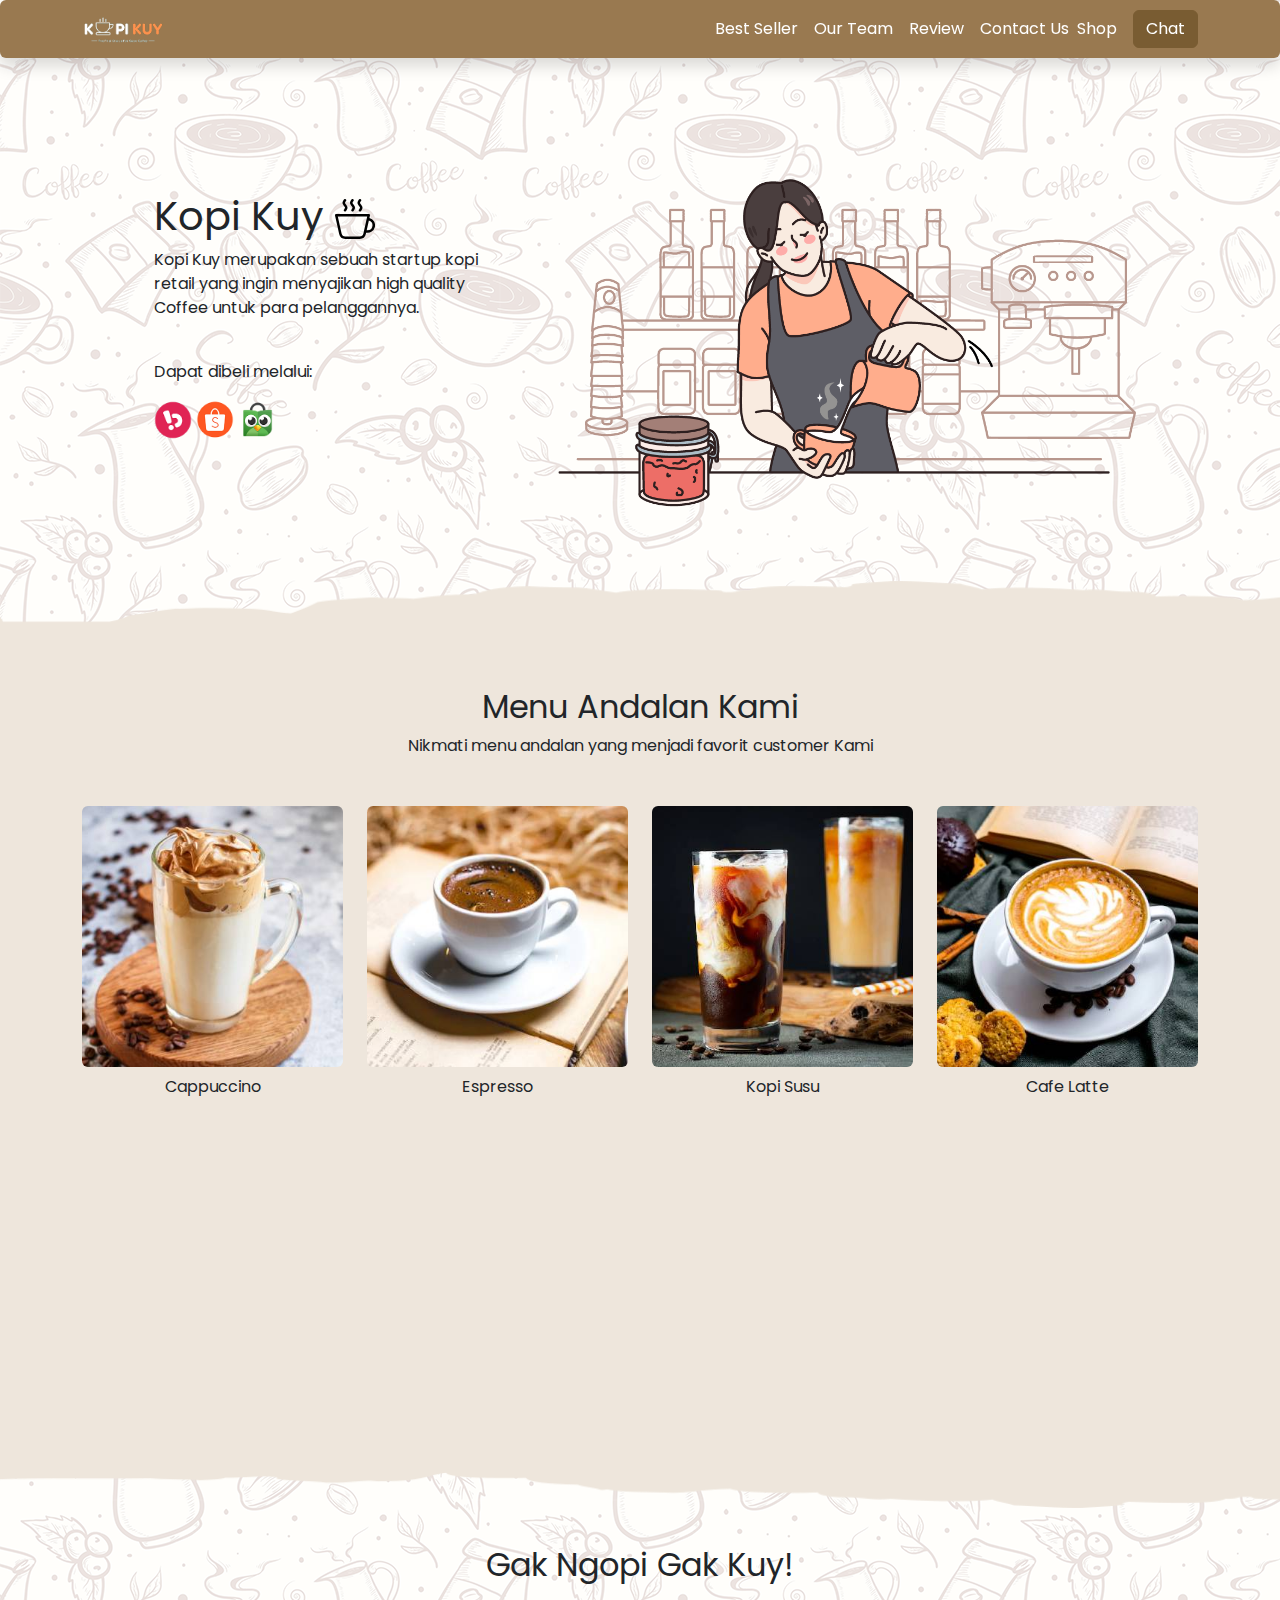
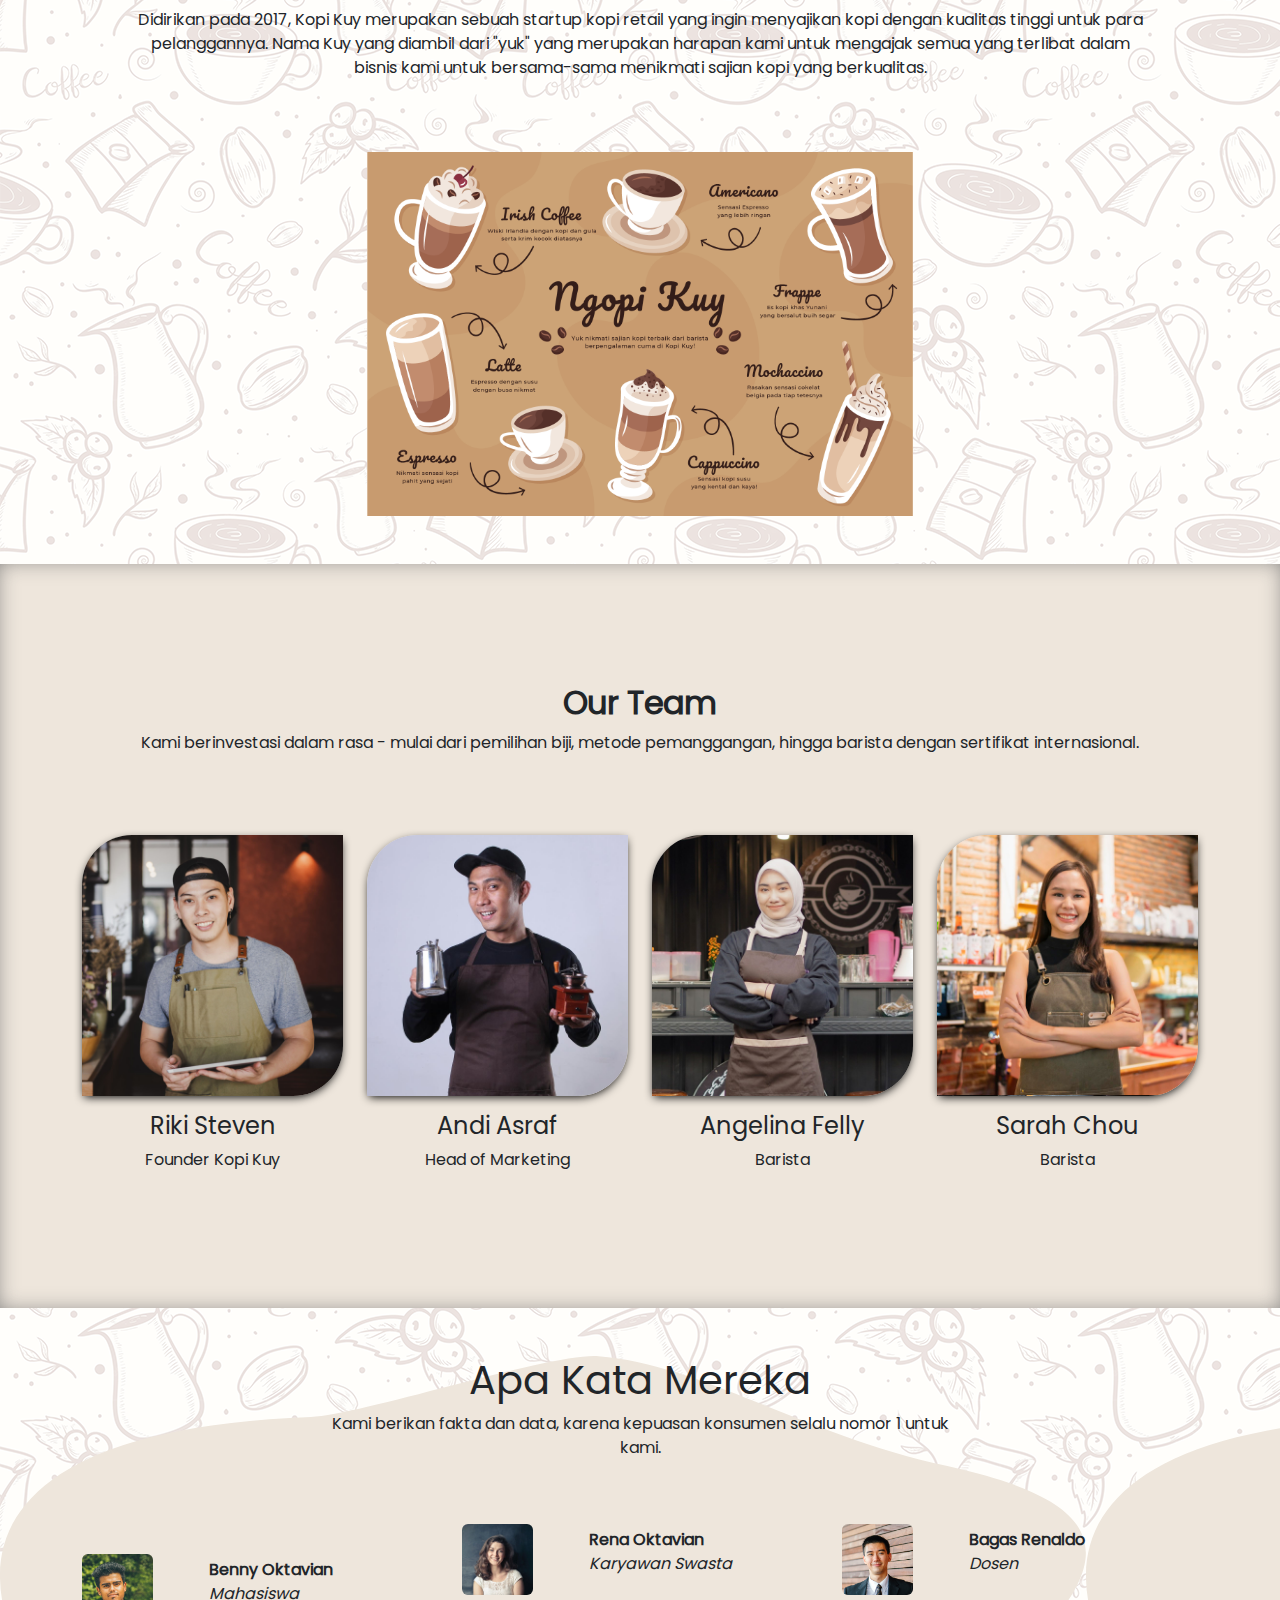
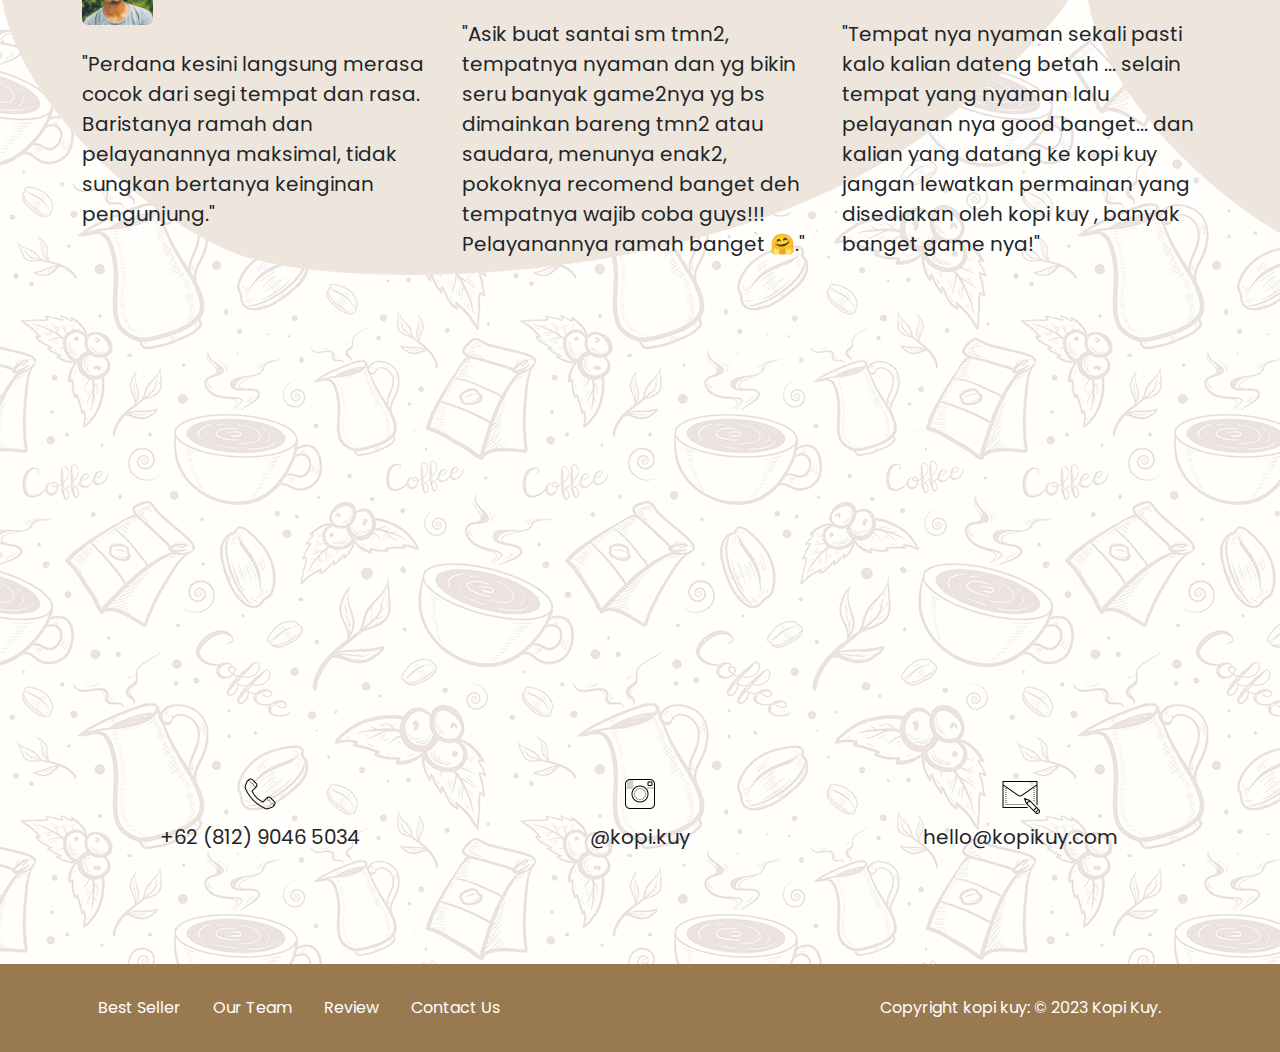
<file: index.html>
<!DOCTYPE html>
<html lang="id">

<head>
    <meta charset="UTF-8">
    <meta http-equiv="X-UA-Compatible" content="IE=edge">
    <meta name="viewport" content="width=device-width, initial-scale=1.0">
    <link rel="shortcut icon" href="images/favicon.ico" type="image/x-icon">
    <title>Website Kopi Kuy</title>
    <link rel="stylesheet" href="vendor/bootstrap/bootstrap.min.css">
    <link rel="stylesheet" href="vendor/bootstrap/bootstrap-icons.css">
    <script src="vendor/bootstrap/bootstrap.bundle.min.js"></script>
    <script src="js/jquery-3.6.3.min.js"></script>
    <link rel="stylesheet" href="css/style.css">
</head>

<body>
    <nav class="navbar navbar-expand-lg bisadicopy fixed-top shadow mb-5 rounded">
        <div class="container">
            <a class="navbar-brand" href="index.html">
                <img src="images/logo/logo_kuy.png" height="30" alt="image">
            </a>
        <button class="navbar-toggler" type="button" data-bs-toggle="collapse" data-bs-target="#navbarNav3" aria-controls="navbarNav3" aria-expanded="false" aria-label="Toggle navigation">
            <span class="navbar-toggler-icon"></span>
        </button>
        <div class="collapse navbar-collapse" id="navbarNav3">
            <ul class="navbar-nav ms-auto ">
                <li class="nav-item active">
                    <a class="nav-link text-white" href="#best-seller">Best Seller</a>
                </li>
                <li class="nav-item">
                    <a class="nav-link text-white" href="#our-team">Our Team</a>
                </li>
                <li class="nav-item">
                    <a class="nav-link text-white" href="#review">Review</a>
                </li>
                <li class="nav-item">
                    <a class="nav-link text-white" href="#contact-us">Contact Us</a>
                </li>
            </ul>
                <a class="shop text-white" href="produk.html">Shop</a>
                <a class="btn rounded btn-outline-primary ms-md-3 text-white" href="https://wa.me/628123456?text=Saya ingin bertanya">Chat</a>
        </div>
        </div>
    </nav>

<header>
    <div class="container mt-5 p-5  ">
        <div class="row">
            <div class="col mt-5 p-5">
                <h1>Kopi Kuy <img src="images/icon/icon_kopi.svg"></h1>
                <p>Kopi Kuy merupakan sebuah startup kopi retail yang ingin menyajikan 
                    high quality Coffee untuk para pelanggannya.</p>

                <br>

                <div class="olshop">
                    <p>Dapat dibeli melalui:</p>
                    <img src="images/logo/logo_bukalapak.png" height="40">
                    <img src="images/logo/logo_shopee.png" height="40">
                    <img src="images/logo/logo_tokopedia.png" height="40">
                </div>

            </div>
            <div class="col mt-5">
                <img src="images/header/header1.png" height="400px">
            </div>
        </div>
    </div>
</header>

<section id="best-seller" class="best-seller position-relative produk text-center my-5 py-5 ">
    <div class="container">
        <h2>Menu Andalan Kami</h2>
        <p class="fs-6">Nikmati menu andalan yang menjadi favorit customer Kami</p>

        <div class="row row-cols-1 row-cols-sm-2 row-cols-md-3 row-cols-lg-4 text-center mt-5">

            <div class="col">
                    <img src="images/produk/product_capuchino.jpg" class="card-img-top rounded" >
                    <p class="card-title m-2 ">Cappuccino</p>
            </div>

            <div class="col">
                <img src="images/produk/product_espresso.jpg" class="card-img-top rounded" >
                <p class="card-title m-2">Espresso</p>
            </div>

            <div class="col">
                <img src="images/produk/product_kopi_susu.jpg" class="card-img-top rounded" >
                <p class="card-title m-2">Kopi Susu</p>
            </div>

            <div class="col">
                <img src="images/produk/product_latte.jpg" class="card-img-top rounded" >
                <p class="card-title m-2">Cafe Latte</p>
            </div>

    </div>

</section>


<section class="about-us" id="about-us">
        <div class="container">
            <div class="row">
                <div class="col text-center my-5">
                    <h2>Gak Ngopi Gak Kuy!</h2>
                    <p class=" mx-5 my-4">Didirikan pada 2017, Kopi Kuy merupakan sebuah startup kopi retail 
                        yang ingin menyajikan kopi dengan kualitas tinggi untuk para pelanggannya. 
                        Nama Kuy yang diambil dari "yuk" yang merupakan harapan kami untuk mengajak semua 
                        yang terlibat dalam bisnis kami untuk bersama-sama menikmati sajian kopi yang berkualitas.</p>
                </div>
            </div>
                <div class="row justify-content-center">
                    <div class="col-6">
                        <img alt="image" class="img-fluid" src="images/about-us/aset_kopi_jumbo.png">
                    </div>
                </div>
        </div>
</section>


<section class="our-team my-5 py-4" id="our-team">
        <div class="container my-5 py-5">
            <div class="row text-center justify-content-center ">
                <div class="col-12 ">
                    <h2><strong>Our Team</strong></h2>
                    <p>Kami berinvestasi dalam rasa - mulai dari pemilihan biji, metode pemanggangan, hingga barista dengan sertifikat internasional.</p>
                </div>
            </div>
    
        <div class="row text-center mt-5">
            <div class="col-3 ">
                <img alt="image" class="our-team-img img-fluid my-3" src="images/team/team1.jpg">
                <h4>Riki Steven</h4>
                <p>Founder Kopi Kuy</p>
            </div>

            <div class="col-3">
                <img alt="image" class="our-team-img img-fluid my-3 " src="images/team/team2.jpg">
                <h4>Andi Asraf</h4>
                <p>Head of Marketing</p>
            </div>

            <div class="col-3">
                <img alt="image" class="our-team-img img-fluid my-3 " src="images/team/team3.jpg">
                <h4>Angelina Felly</h4>
                <p>Barista</p>
            </div>

            <div class="col-3">
                <img alt="image" class="our-team-img img-fluid my-3 " src="images/team/team4.jpg">
                <h4>Sarah Chou</h4>
                <p>Barista</p>
            </div>
        </div>

</section>

<section class="review" id="review" style="background-image: url(../images/background/bg-review.svg)">
    <div class="container">
        <div class="row text-center justify-content-center">
            <div class="col-md-10 col-lg-8 col-xl-7">
                <h1>Apa Kata Mereka</h1>
                <p class="fs-6">Kami berikan fakta dan data, karena kepuasan konsumen selalu nomor 1 untuk kami.</p>
            </div>
        </div>
    
        <div class="row mt-5 align-items-center justify-content-center">
            <div class="col-md-8 col-lg-4">
                <div class="fdb-box">
                    <div class="row no-gutters align-items-center">
                        <div class="col-3">
                            <img alt="image" class="img-fluid rounded" src="images/customer/customer1.jpg">
                    </div>
                <div class="col-8 ms-auto">
                    <p><strong>Benny Oktavian</strong>
                        <br>
                    <em>Mahasiswa</em></p>
                </div>
                </div>
                <div class="row mt-4">
                    <div class="col-12">
                        <p class="lead">
                        "Perdana kesini langsung merasa cocok dari segi tempat dan rasa. 
                        Baristanya ramah dan pelayanannya maksimal, tidak sungkan bertanya keinginan pengunjung."
                        </p>
                    </div>
                </div>
            </div>
        </div>
    
        <div class="col-md-8 col-lg-4">
            <div class="fdb-box">
                <div class="row no-gutters align-items-center">
                    <div class="col-3">
                        <img alt="image" class="img-fluid rounded" src="images/customer/customer2.jpg">
                    </div>
            <div class="col-8 ms-auto">
                <p><strong>Rena Oktavian</strong>
                    <br>
                <em>Karyawan Swasta</em></p>
                </div>
            </div>
            <div class="row mt-4">
                <div class="col-12">
                    <p class="lead">
                        "Asik buat santai sm tmn2, tempatnya nyaman dan yg bikin seru banyak game2nya 
                        yg bs dimainkan bareng tmn2 atau saudara, menunya enak2, pokoknya recomend 
                        banget deh tempatnya wajib coba guys!!! Pelayanannya ramah banget 🤗."
                    </p>
                </div>
            </div>
        </div>
    </div>
    
    <div class="col-md-8 col-lg-4">
        <div class="fdb-box ">
            <div class="row no-gutters align-items-center">
                <div class="col-3">
                    <img alt="image" class="img-fluid rounded" src="images/customer/customer3.jpg">
            </div>
        <div class="col-8 ms-auto">
            <p><strong>Bagas Renaldo </strong>
                <br>
            <em>Dosen</em></p>
        </div>
        </div>
        <div class="row mt-4">
            <div class="col-12">
                <p class="lead">
                    "Tempat nya nyaman sekali pasti kalo kalian dateng betah ... 
                    selain tempat yang nyaman lalu pelayanan nya good banget... 
                    dan kalian yang datang ke kopi kuy jangan lewatkan permainan yang disediakan 
                    oleh kopi kuy , banyak banget game nya!"
                </p>
            </div>
        </div>
    </div>
</div>
</div>
</div>
</section>


<section class="contact-us py-5 my-5" id="contact-us">
    <div class="container-fluid py-5">
      <iframe class="map" src="https://www.google.com/maps/embed?pb=!1m14!1m8!1m3!1d7932.741866032694!2d106.668581!3d-6.214715!3m2!1i1024!2i768!4f13.1!3m3!1m2!1s0x2e69f9912c7f297b%3A0xe5a3a671dae861ab!2sKopi%20kuy!5e0!3m2!1sid!2sid!4v1680617229460!5m2!1sid!2sid" width="100%" height="300" frameborder="0" style="border:0" allowfullscreen=""></iframe>
    </div>
      <div class="container">
        <div class="row-50"></div>
        <div class="row justify-content-center text-center">
          <div class="col-12 col-md me-auto ms-auto">
            <img alt="image" height="40" class="mb-2"  src="images/icon/icon_phone.png">
            <p class="lead">+62 (812) 9046 5034</p>
          </div>

          <div class="col-12 col-md pt-4 pt-md-0 me-auto ms-auto">
            <img alt="image" height="40" class="mb-2" src="images/icon/icon_instagram.png">
            <p class="lead">@kopi.kuy</p>
          </div>

          <div class="col-12 col-md pt-4 pt-md-0 me-auto ms-auto">
            <img alt="image" height="40" class="mb-2" src="images/icon/icon_mail.png">
            <p class="lead">hello@kopikuy.com </p>
          </div>
        </div>
        <div class="row-50"></div>
      </div>
    </div>

</section>


<footer class="footer footer-small py-4 ">
    <div class="container">
      <div class="row align-items-center">
        <div class="col-12 col-md-8">
          <ul class="nav justify-content-center justify-content-md-start">
            <li class="nav-item">
              <a class="nav-link active" href="#about-us">Best Seller</a>
            </li>
            <li class="nav-item">
              <a class="nav-link" href="#our-team">Our Team</a>
            </li>
            <li class="nav-item">
              <a class="nav-link" href="#review">Review</a>
            </li>
            <li class="nav-item">
              <a class="nav-link" href="#contact-us">Contact Us</a>
            </li>
          </ul>
        </div>

        <div class="col-12 col-md-4 mt-4 mt-md-0 text-center text-md-right">
            Copyright kopi kuy: © 2023 Kopi Kuy. 
        </div>
      </div>
    </div>
  </footer>

</body>

</html>
</file>
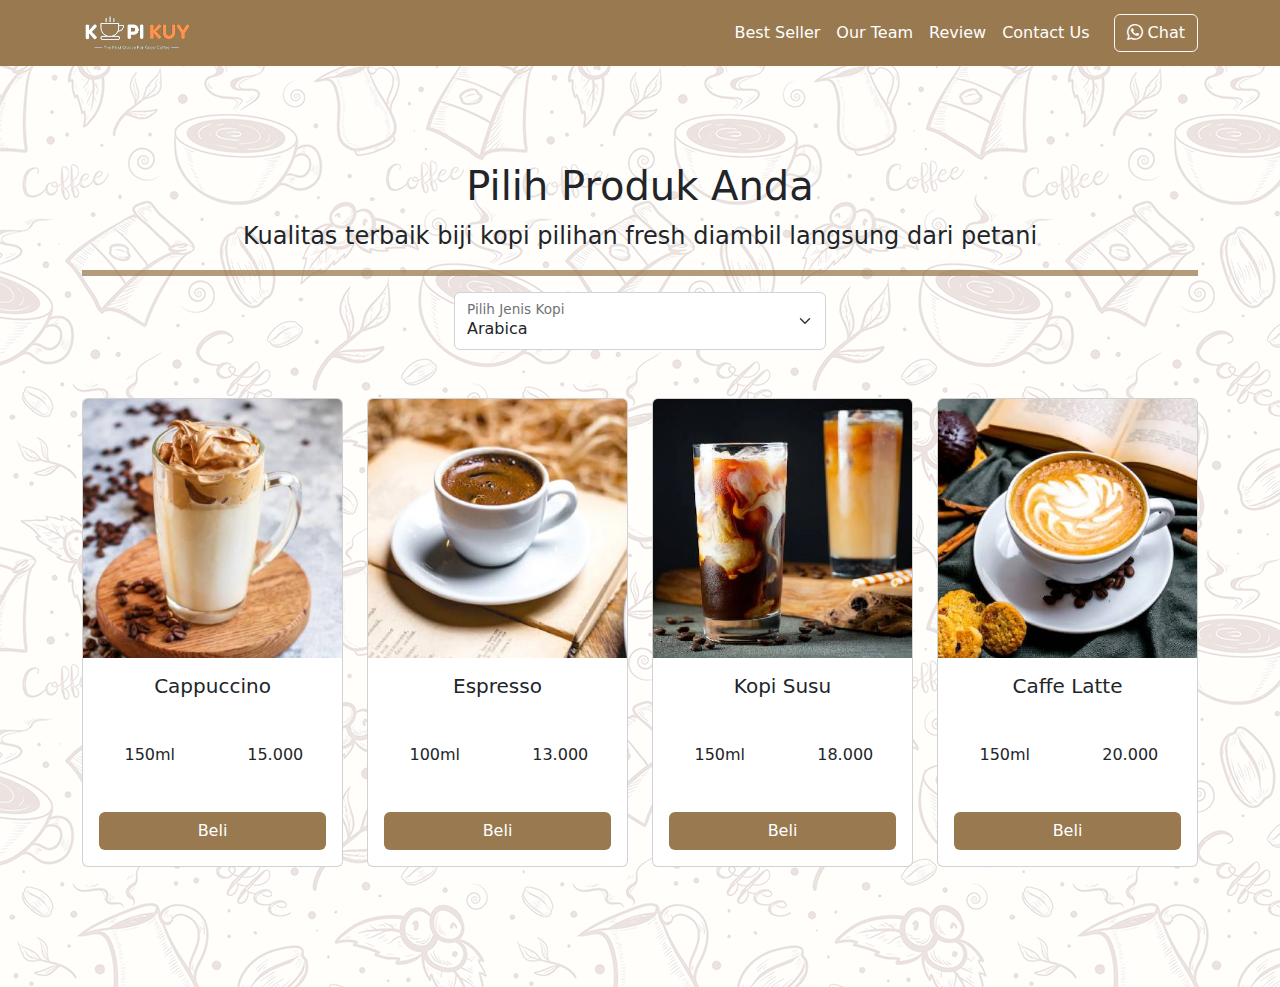
<file: produk.html>
<!DOCTYPE html>
<html lang="id">

<head>
    <meta charset="UTF-8">
    <meta http-equiv="X-UA-Compatible" content="IE=edge">
    <meta name="viewport" content="width=device-width, initial-scale=1.0">
    <link rel="shortcut icon" href="images/favicon/favicon.ico" type="image/x-icon">
    <title>Produk</title>
    <link rel="shortcut icon" href="images/favicon.ico" type="image/x-icon">
    <link rel="stylesheet" href="vendor/bootstrap/bootstrap.min.css">
    <link rel="stylesheet" href="vendor/bootstrap/bootstrap-icons.css">
    <script src="vendor/bootstrap/bootstrap.bundle.min.js"></script>
    <script src="js/jquery-3.6.3.min.js"></script>
    <style>
        /* tulis kode CSS internal di bawah sini */

        body{
            background-image: url(../images/background/bgkopi.png);
        }

        nav, .btn, .nav-link{
            background-color: #997950;
            color: white;
        }

        .border {
            border: var(--bs-border-width) var(--bs-border-style) #997950 !important;
        }

        

        /* Batas Akhir penulisan kode CSS internal */
    </style>
</head>

<body>
    <!-- Tulis Kode Bootstrap Di Bawah Sini -->

    <nav class="navbar navbar-dark navbar-expand-lg bisadicopy">
        <div class="container">
            <a class="navbar-brand" href="#">
                <img src="images/logo/logo_kuy.png" height="40" alt="image">
            </a>
            <button class="navbar-toggler" type="button" data-bs-toggle="collapse" data-bs-target="#navbarNav11"
                aria-controls="navbarNav11" aria-expanded="false" aria-label="Toggle navigation">
                <span class="navbar-toggler-icon"></span>
            </button>
            <div class="collapse navbar-collapse" id="navbarNav11">
                <ul class="navbar-nav ms-auto">
                    <li class="nav-item active">
                        <a class="nav-link" href="index.html#best-seller">Best Seller</a>
                    </li>
                    <li class="nav-item">
                        <a class="nav-link" href="index.html#our-team">Our Team</a>
                    </li>
                    <li class="nav-item">
                        <a class="nav-link" href="index.html#review">Review</a>
                    </li>
                    <li class="nav-item">
                        <a class="nav-link" href="index.html#contact-us">Contact Us</a>
                    </li>

                </ul>
                <a class="btn btn-outline-light ms-md-3" href="https://wa.me/628123456789">
                    <i class="bi bi-whatsapp"></i> Chat
                </a>
            </div>
        </div>
    </nav>


    <section class="riki-block produk text-center my-5 py-5">
        <div class="container">
            <h1>Pilih Produk Anda</h1>
            <p class="fs-4">Kualitas terbaik biji kopi pilihan fresh diambil langsung dari petani</p>
            <hr class="border border-3 opacity-75">

            <div class="form-floating col-md-4 mx-auto">
                <select class="form-select" id="select_kopi">
                    <option disabled selected>Arabica</option>
                    <option value="arabica">Arabica</option>
                    <option value="robusta">Robusta</option>
                    <option value="nonkopi">Non Kopi</option>
                    <option value="cake">Cake</option>
                </select>
                <label for="select_kopi">Pilih Jenis Kopi</label>
            </div>

            <!-- Ini Untuk Select -->

            <div id="baris_produk" class="row row-cols-1 row-cols-sm-2 row-cols-md-3 row-cols-lg-4 text-center mt-5">

                <div class="col mb-4">
                    <div class="card">
                        <img src="images/produk/product_capuchino.jpg" class="card-img-top" >
                        <div class="card-body">
                            <h5 class="card-title">Cappuccino</h5>
                            <div class="row hargasize my-4">
                                <div class="col">
                                    150ml
                                </div>
                                <div class="col">
                                    15.000
                                </div>
                            </div>
                            <a href="#" class="btn w-100">Beli</a>
                        </div>
                    </div>
                </div>

                <div class="col mb-4">
                    <div class="card">
                        <img src="images/produk/product_espresso.jpg" class="card-img-top">
                        <div class="card-body">
                            <h5 class="card-title">Espresso</h5>
                            <div class="row hargasize my-4">
                                <div class="col">
                                    100ml
                                </div>
                                <div class="col">
                                    13.000
                                </div>
                            </div>
                            <a href="#" class="btn w-100">Beli</a>
                        </div>
                    </div>
                </div>

                <div class="col mb-4">
                    <div class="card">
                        <img src="images/produk/product_kopi_susu.jpg" class="card-img-top" >
                        <div class="card-body">
                            <h5 class="card-title">Kopi Susu</h5>
                            <div class="row hargasize my-4">
                                <div class="col">
                                    150ml
                                </div>
                                <div class="col">
                                    18.000
                                </div>
                            </div>
                            <a href="#" class="btn w-100">Beli</a>
                        </div>
                    </div>
                </div>

                <div class="col mb-4">
                    <div class="card">
                        <img src="images/produk/product_latte.jpg" class="card-img-top">
                        <div class="card-body">
                            <h5 class="card-title">Caffe Latte</h5>
                            <div class="row hargasize my-4">
                                <div class="col">
                                    150ml
                                </div>
                                <div class="col">
                                    20.000
                                </div>
                            </div>
                            <a href="#" class="btn w-100">Beli</a>
                        </div>
                    </div>
                </div>

            </div>

        </div>
    </section>




    <!-- Batas Akhir penulisan kode Bootstrap -->
    <script>
        /* Tulis Javascript Di bawah Sini */

        var sumber = "https://rikikurnia.com/prakerja/api/kopi" /* dari API */
        var sumber2 = "data.json" /* dari lokal */

        select_kopi.onchange = function () {
            var dipilih = select_kopi.value
            console.log(dipilih)
            ambilData(dipilih)
        }

        function ambilData(dipilih) {
            /* Kode selanjutnya paste tepat di bawah sini */

            $.getJSON(sumber2).then(function (data) {
                var data_kopi = data[dipilih]
                console.log(data_kopi)
                /* Kode ketiga paste tepat di bawah sini */
                baris_produk.innerHTML = ""
                data_kopi.forEach(item => {
                    baris_produk.innerHTML += `
                    <div class="col mb-4">
                        <div class="card">
                            <img src="${item.foto}" class="card-img-top" alt="...">
                            <div class="card-body">
                                <h5 class="card-title">${item.nama}</h5>
                                <div class="row hargasize my-4">
                                    <div class="col">
                                        ${item.size}
                                    </div>
                                    <div class="col fw-bold text-primary">
                                        ${item.harga}
                                    </div>
                                </div>
                                <a href="${item.link}" class="btn btn-success w-100">
                                    <i class="bi bi-cart-check-fill"></i> Beli</a>
                            </div>
                        </div>
                    </div>`
                })

            })
        }

        /* Batas Akhir penulisan kode Javascript */
    </script>
</body>

</html>
</file>
<file: css/style.css>
/* Menggunakan bootstrap */

@font-face {
    src: url(../fonts/poppins.woff2);
    font-family: 'Poppins';
}

body{
    font-family: 'Poppins';
    background-image: url(../images/background/bgkopi.png);
}

nav{
    background-color: #997950;
}

nav a, .nav-link{
    text-decoration: none;
}

a.btn{
    --bs-btn-border-color: #795c32;
    background-color: #795c32;
}

section.best-seller{
    background-color: #EEE6DC;
}

section.best-seller::before,
section.best-seller::after {
    position: absolute;
    content: "";
    width: 100%;
    height: 76px;

   /* background-image untuk menambahkan gambar sebagai background */
    background-image: url(../images/background/garis-atas.png);

   /*background-size agar gambar latar menyesuaikan tinggi / lebar elemen */
    background-size: cover;

    top: -60px;
    left: 0;

}

section.best-seller::after {
    background-image: url(../images/background/garis-bawah.png);
    top: unset;
    bottom: -60px;
}

div.col img{
    transition: all 0.3s ease;
}

div.col img:hover {

    transform: scale(0.9);
}

section.our-team {
    background-color: #EEE6DC;
    box-shadow: inset 0px 0px 23px -6px #707070;
    text-align: center;
}

.our-team-img{
    box-shadow: 0 3px 10px -2px #000;
    border-radius: 50px 0px 50px 0px;
}
footer{
    background-color: #997950;
}
</file>
